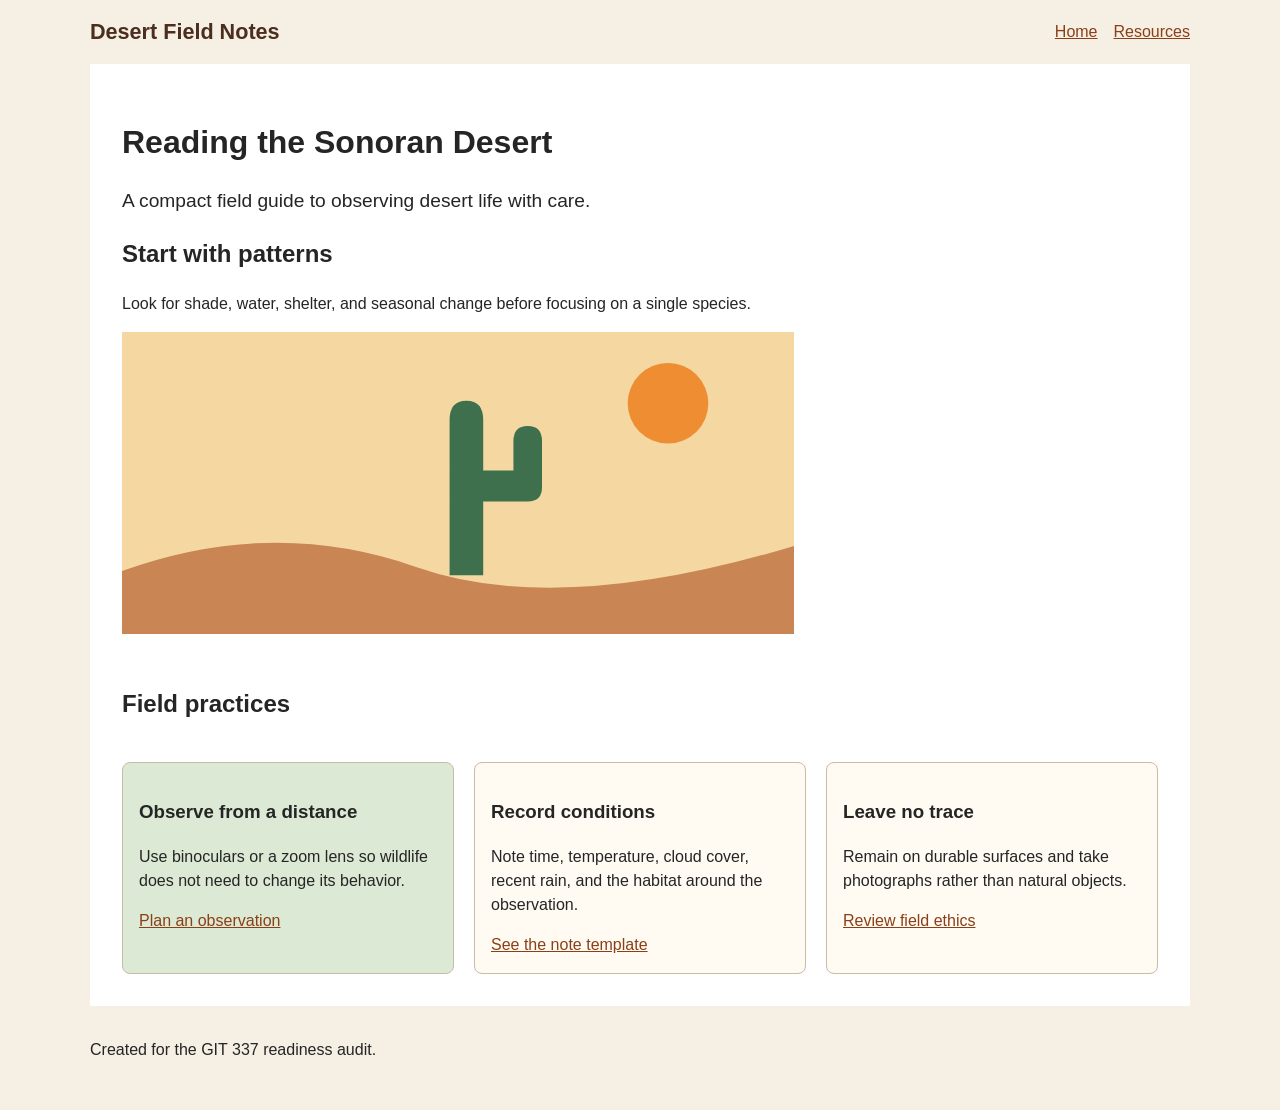
<file: index.html>
<!DOCTYPE html>
<html lang="en">
  <head>
    <meta charset="utf-8">
    <meta name="viewport" content="width=device-width, initial-scale=1.0">
    <title>Desert Field Notes</title>
    <link rel="stylesheet" href="css/styles.css">
  </head>
  <body>
    <header class="site-header">
      <a class="site-name" href="index.html">Desert Field Notes</a>
      <nav aria-label="Primary navigation">
        <ul class="nav-list">
          <li><a href="index.html">Home</a></li>
          <li><a href="pages/resources.html">Resources</a></li>
        </ul>
      </nav>
    </header>

    <main>
      <h1>Reading the Sonoran Desert</h1>
      <p class="lede">A compact field guide to observing desert life with care.</p>

      <section class="intro">
        <h2>Start with patterns</h2>
        <p>Look for shade, water, shelter, and seasonal change before focusing on a single species.</p>
        <img src="images/saguaro-study.svg" alt="Graphic of saguaro cactus in the desert">
      </section>

      <section class="cards" aria-labelledby="field-practices">
        <h2 id="field-practices">Field practices</h2>
        <article class="card featured">
          <h3>Observe from a distance</h3>
          <p>Use binoculars or a zoom lens so wildlife does not need to change its behavior.</p>
          <a href="pages/resources.html">Plan an observation</a>
        </article>
        <article class="card">
          <h3>Record conditions</h3>
          <p>Note time, temperature, cloud cover, recent rain, and the habitat around the observation.</p>
          <a href="pages/resources.html#notes">See the note template</a>
        </article>
        <article class="card">
          <h3>Leave no trace</h3>
          <p>Remain on durable surfaces and take photographs rather than natural objects.</p>
          <a href="pages/resources.html#ethics">Review field ethics</a>
        </article>
      </section>
    </main>

    <footer>
      <p>Created for the GIT 337 readiness audit.</p>
    </footer>
  </body>
</html>
</file>
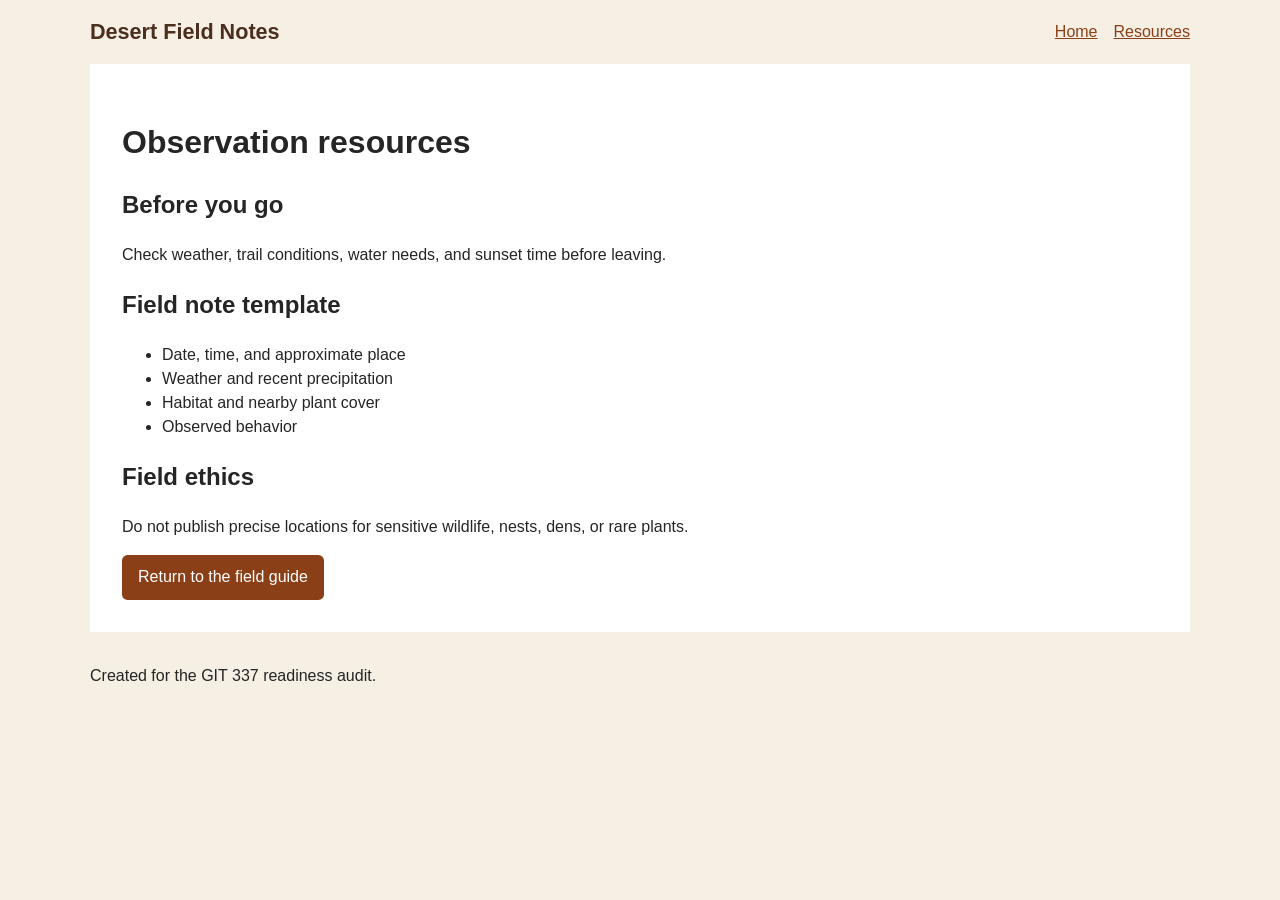
<file: pages/resources.html>
<!doctype html>
<html lang="en">
  <head>
    <meta charset="utf-8">
    <meta name="viewport" content="width=device-width, initial-scale=1">
    <title>Resources | Desert Field Notes</title>
    <link rel="stylesheet" href="../css/styles.css">
  </head>
  <body>
    <header class="site-header">
      <a class="site-name" href="../index.html">Desert Field Notes</a>
      <nav aria-label="Primary navigation">
        <ul class="nav-list">
          <li><a href="../index.html">Home</a></li>
          <li><a href="resources.html">Resources</a></li>
        </ul>
      </nav>
    </header>

    <main>
      <h1>Observation resources</h1>
      <section>
        <h2>Before you go</h2>
        <p>Check weather, trail conditions, water needs, and sunset time before leaving.</p>
      </section>

      <section id="notes">
        <h2>Field note template</h2>
        <ul>
          <li>Date, time, and approximate place</li>
          <li>Weather and recent precipitation</li>
          <li>Habitat and nearby plant cover</li>
          <li>Observed behavior</li>
        </ul>
      </section>

      <section id="ethics">
        <h2>Field ethics</h2>
        <p>Do not publish precise locations for sensitive wildlife, nests, dens, or rare plants.</p>
        <a class="button" href="../index.html">Return to the field guide</a>
      </section>
    </main>

    <footer>
      <p>Created for the GIT 337 readiness audit.</p>
    </footer>
  </body>
</html>
</file>
<file: css/styles.css>
* {
  box-sizing: border-box;
}

body {
  margin: 0;
  color: #252525;
  background: #f5efe4;
  font-family: Arial, Helvetica, sans-serif;
  line-height: 1.5;
}

a {
  color: #8b3f16;
}

a:focus {
  outline: 5px solid #3f704d;
}

.site-header,
main,
footer {
  width: 100%;
  max-width: 1100px;
  margin-inline: auto;
}

.site-header {
  display: flex;
  align-items: center;
  justify-content: space-between;
  padding-block: 1rem;
}

.site-name {
  color: #4b2e1d;
  font-size: 1.35rem;
  font-weight: 700;
  text-decoration: none;
}

.nav-list {
  display: flex;
  gap: 1rem;
  margin: 0;
  padding: 0;
  list-style: none;
}

main {
  padding: 2rem;
  background: #fff;
}

.lede {
  max-width: 60ch;
  font-size: 1.2rem;
}

.intro img {
  display: block;
  width: 100%;
  max-width: 42rem;
  height: auto;
}

.cards {
  display: grid;
  grid-template-columns: repeat(3, 1fr);
  gap: 1.25rem;
  margin-top: 2rem;
}

.cards > h2 {
  grid-column: 1 / -1;
}

.card {
  padding: 1rem;
  border: 1px solid #cbbba5;
  border-radius: .5rem;
  background: #fffaf2;
}

.featured {
  background: #dce9d5;
}

.button {
  display: inline-block;
  padding: .65rem 1rem;
  color: white;
  background: #8b3f16;
  border-radius: .35rem;
  text-decoration: none;
}

footer {
  padding-block: 1rem 2rem;
}

@media (min-width: 320px) and (max-width: 960px) {
  .site-header {
    flex-direction: column;
    align-items: flex-start;
  }

  .cards {
    grid-template-columns: 1fr;
  }
}
</file>
